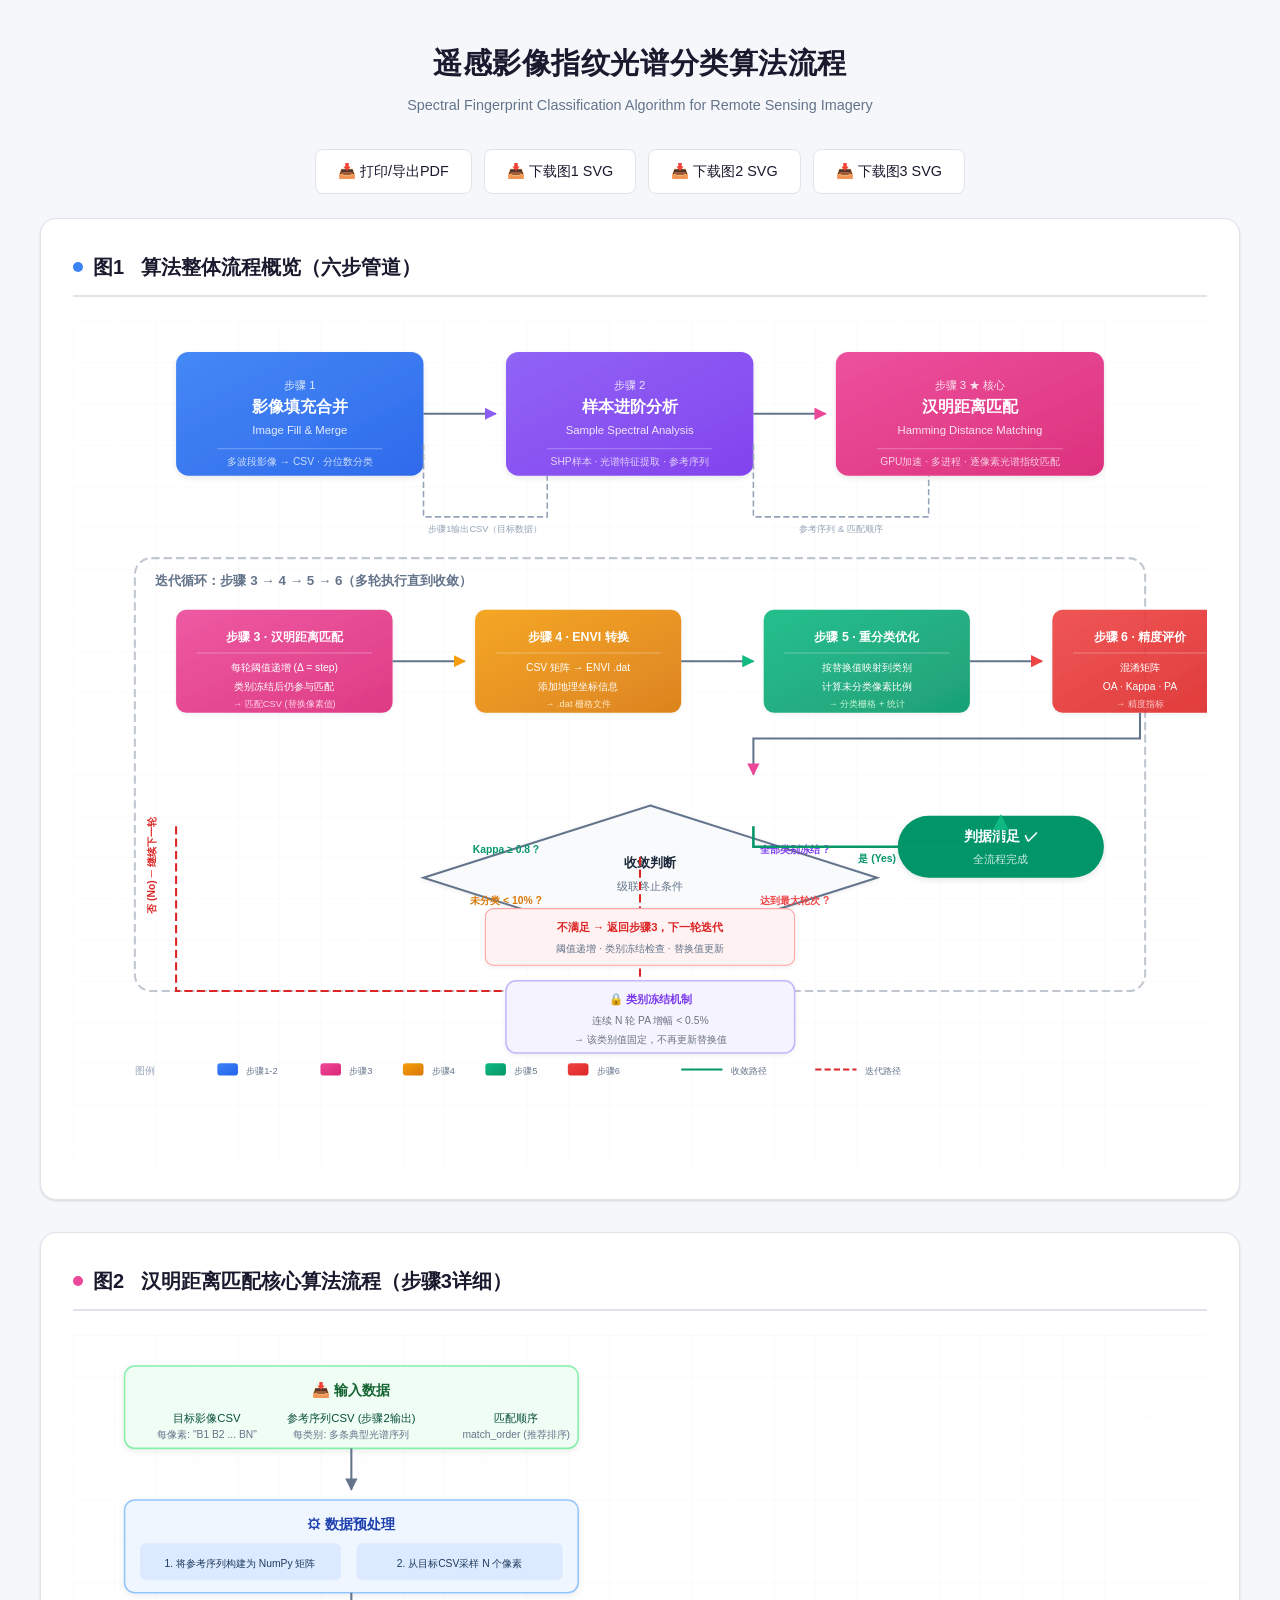
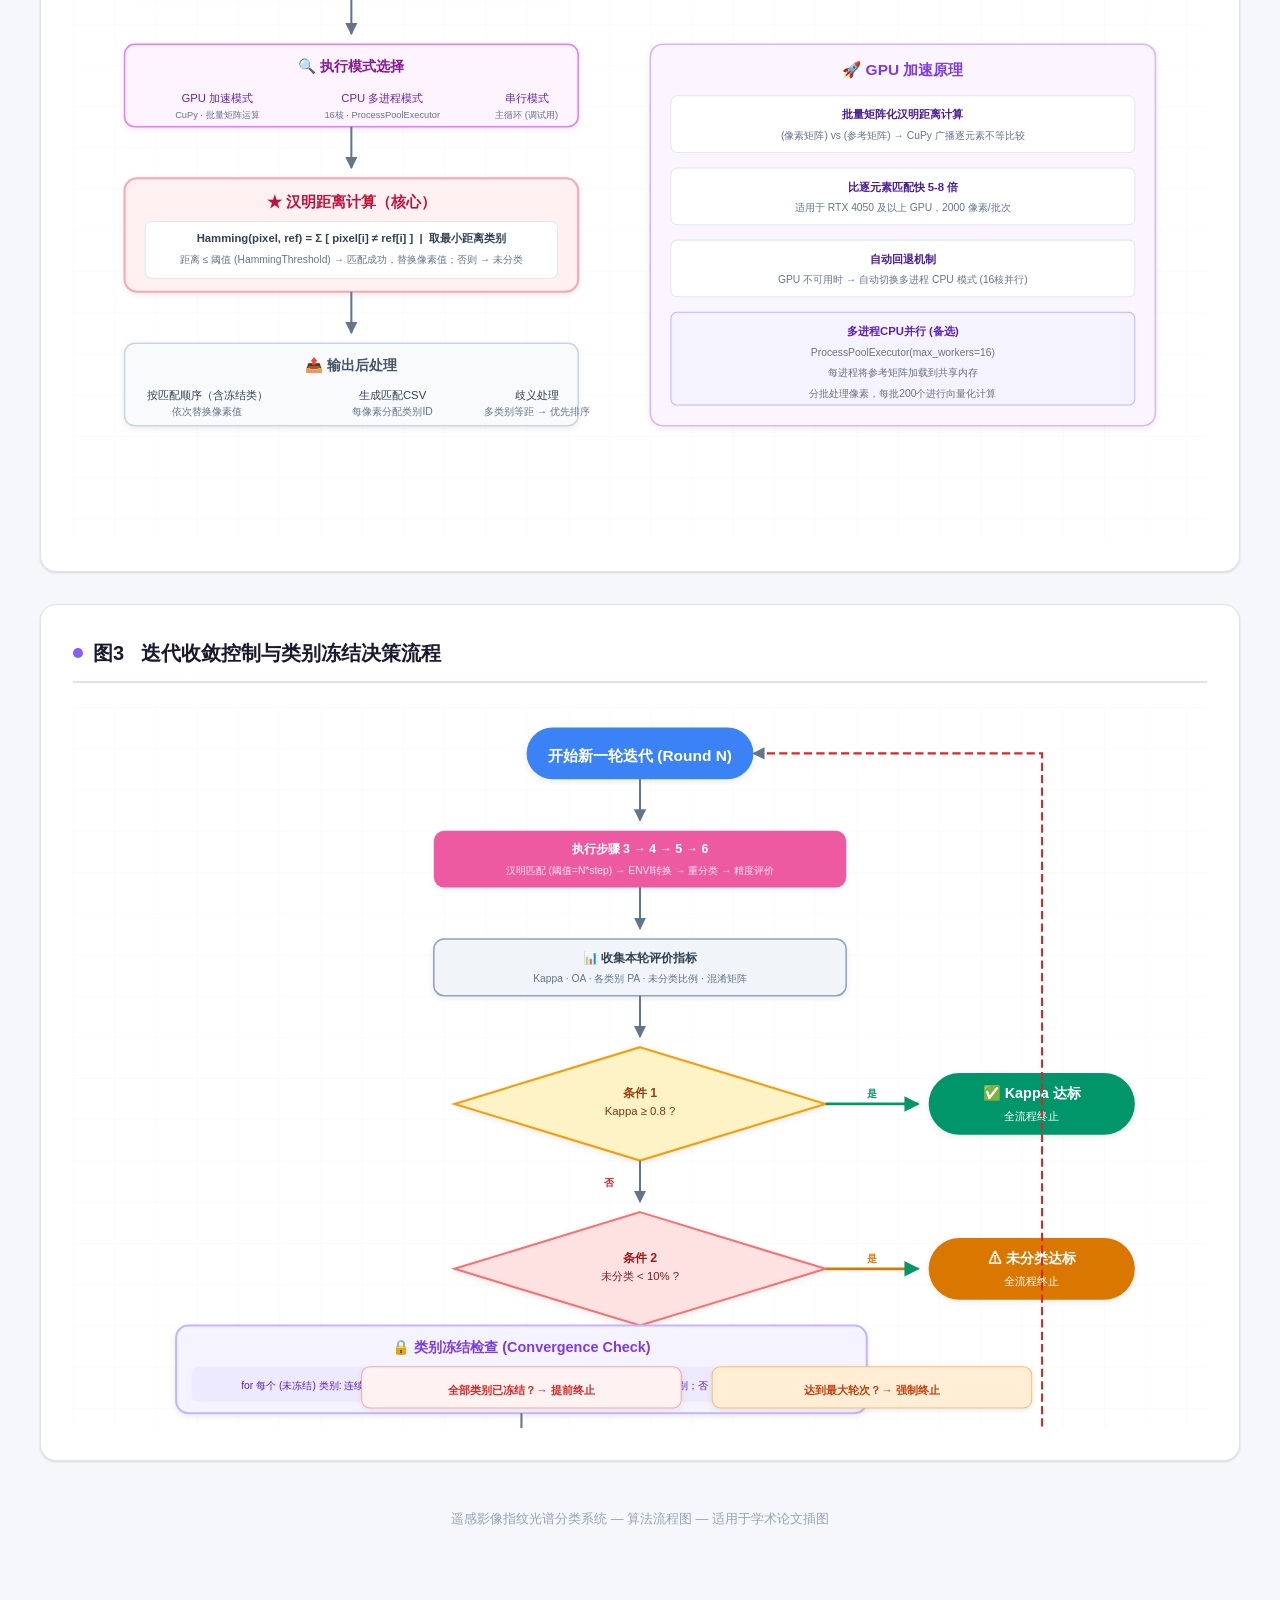
<file: algorithm_flowchart.html>
<!DOCTYPE html>
<html lang="zh-CN">
<head>
<meta charset="UTF-8">
<meta name="viewport" content="width=device-width, initial-scale=1.0">
<title>遥感影像指纹光谱分类算法流程图</title>
<style>
  :root {
    --bg: #ffffff;
    --card-bg: #fafbfc;
    --text: #1a1a2e;
    --border: #e0e4ea;
    --accent: #2563eb;
    --accent2: #7c3aed;
    --accent3: #059669;
    --warning: #d97706;
    --danger: #dc2626;
    --step1: #3b82f6;
    --step2: #8b5cf6;
    --step3: #ec4899;
    --step4: #f59e0b;
    --step5: #10b981;
    --step6: #ef4444;
    --shadow: 0 1px 3px rgba(0,0,0,0.08), 0 1px 2px rgba(0,0,0,0.06);
  }
  * { margin: 0; padding: 0; box-sizing: border-box; }
  body {
    font-family: "Segoe UI", "PingFang SC", "Microsoft YaHei", sans-serif;
    background: #f5f7fa;
    color: var(--text);
    line-height: 1.6;
    padding: 40px 20px;
  }
  .container { max-width: 1200px; margin: 0 auto; }

  h1 {
    text-align: center;
    font-size: 1.8rem;
    font-weight: 700;
    color: var(--text);
    margin-bottom: 8px;
    letter-spacing: 0.02em;
  }
  .subtitle {
    text-align: center;
    color: #64748b;
    font-size: 0.9rem;
    margin-bottom: 32px;
  }

  .section {
    background: var(--bg);
    border-radius: 16px;
    box-shadow: var(--shadow);
    padding: 32px;
    margin-bottom: 32px;
    border: 1px solid var(--border);
  }
  .section h2 {
    font-size: 1.25rem;
    font-weight: 600;
    color: var(--text);
    margin-bottom: 24px;
    padding-bottom: 12px;
    border-bottom: 2px solid var(--border);
    display: flex;
    align-items: center;
    gap: 10px;
  }
  .section h2 .dot {
    width: 10px; height: 10px;
    border-radius: 50%;
    display: inline-block;
  }
  .dot.blue { background: var(--step1); }
  .dot.purple { background: var(--step2); }
  .dot.pink { background: var(--step3); }

  svg { width: 100%; height: auto; display: block; }

  .legend {
    display: flex;
    flex-wrap: wrap;
    gap: 16px;
    margin-top: 16px;
    padding-top: 16px;
    border-top: 1px solid var(--border);
  }
  .legend-item {
    display: flex;
    align-items: center;
    gap: 6px;
    font-size: 0.8rem;
    color: #64748b;
  }
  .legend-swatch {
    width: 14px; height: 14px;
    border-radius: 3px;
    flex-shrink: 0;
  }

  .btn-bar {
    text-align: center;
    margin-bottom: 24px;
    display: flex;
    gap: 12px;
    justify-content: center;
    flex-wrap: wrap;
  }
  .btn-bar button, .btn-bar a {
    display: inline-flex;
    align-items: center;
    gap: 6px;
    padding: 10px 22px;
    border-radius: 8px;
    border: 1px solid var(--border);
    background: var(--bg);
    color: var(--text);
    font-size: 0.9rem;
    cursor: pointer;
    text-decoration: none;
    transition: all 0.2s;
    font-weight: 500;
  }
  .btn-bar button:hover, .btn-bar a:hover {
    background: #f0f4ff;
    border-color: var(--accent);
    color: var(--accent);
  }
  @media print {
    body { background: #fff; padding: 10px; }
    .section { box-shadow: none; break-inside: avoid; }
    .btn-bar { display: none; }
  }
</style>
</head>
<body>

<div class="container">

  <h1>遥感影像指纹光谱分类算法流程</h1>
  <p class="subtitle">Spectral Fingerprint Classification Algorithm for Remote Sensing Imagery</p>

  <div class="btn-bar">
    <button onclick="window.print()">&#x1F4E5; 打印/导出PDF</button>
    <a href="#" onclick="downloadSVG('chart1');return false;">&#x1F4E5; 下载图1 SVG</a>
    <a href="#" onclick="downloadSVG('chart2');return false;">&#x1F4E5; 下载图2 SVG</a>
    <a href="#" onclick="downloadSVG('chart3');return false;">&#x1F4E5; 下载图3 SVG</a>
  </div>

  <!-- ============ 图1：整体流程概览 ============ -->
  <div class="section" id="chart1-section">
    <h2><span class="dot blue"></span>图1 &nbsp; 算法整体流程概览（六步管道）</h2>

    <svg id="chart1" viewBox="0 0 1100 820" xmlns="http://www.w3.org/2000/svg">
      <defs>
        <filter id="shadow1"><feDropShadow dx="0" dy="2" stdDeviation="3" flood-color="#000" flood-opacity="0.1"/></filter>
        <filter id="shadow2"><feDropShadow dx="0" dy="1" stdDeviation="2" flood-color="#000" flood-opacity="0.08"/></filter>
        <marker id="arrowBlue" viewBox="0 0 10 10" refX="9" refY="5" markerWidth="6" markerHeight="6" orient="auto">
          <path d="M0,0 L10,5 L0,10 Z" fill="#3b82f6"/>
        </marker>
        <marker id="arrowPurple" viewBox="0 0 10 10" refX="9" refY="5" markerWidth="6" markerHeight="6" orient="auto">
          <path d="M0,0 L10,5 L0,10 Z" fill="#8b5cf6"/>
        </marker>
        <marker id="arrowPink" viewBox="0 0 10 10" refX="9" refY="5" markerWidth="6" markerHeight="6" orient="auto">
          <path d="M0,0 L10,5 L0,10 Z" fill="#ec4899"/>
        </marker>
        <marker id="arrowAmber" viewBox="0 0 10 10" refX="9" refY="5" markerWidth="6" markerHeight="6" orient="auto">
          <path d="M0,0 L10,5 L0,10 Z" fill="#f59e0b"/>
        </marker>
        <marker id="arrowGreen" viewBox="0 0 10 10" refX="9" refY="5" markerWidth="6" markerHeight="6" orient="auto">
          <path d="M0,0 L10,5 L0,10 Z" fill="#10b981"/>
        </marker>
        <marker id="arrowRed" viewBox="0 0 10 10" refX="9" refY="5" markerWidth="6" markerHeight="6" orient="auto">
          <path d="M0,0 L10,5 L0,10 Z" fill="#ef4444"/>
        </marker>
        <linearGradient id="grad1" x1="0" y1="0" x2="1" y2="1">
          <stop offset="0%" stop-color="#3b82f6"/><stop offset="100%" stop-color="#2563eb"/>
        </linearGradient>
        <linearGradient id="grad2" x1="0" y1="0" x2="1" y2="1">
          <stop offset="0%" stop-color="#8b5cf6"/><stop offset="100%" stop-color="#7c3aed"/>
        </linearGradient>
        <linearGradient id="grad3" x1="0" y1="0" x2="1" y2="1">
          <stop offset="0%" stop-color="#ec4899"/><stop offset="100%" stop-color="#db2777"/>
        </linearGradient>
        <linearGradient id="grad4" x1="0" y1="0" x2="1" y2="1">
          <stop offset="0%" stop-color="#f59e0b"/><stop offset="100%" stop-color="#d97706"/>
        </linearGradient>
        <linearGradient id="grad5" x1="0" y1="0" x2="1" y2="1">
          <stop offset="0%" stop-color="#10b981"/><stop offset="100%" stop-color="#059669"/>
        </linearGradient>
        <linearGradient id="grad6" x1="0" y1="0" x2="1" y2="1">
          <stop offset="0%" stop-color="#ef4444"/><stop offset="100%" stop-color="#dc2626"/>
        </linearGradient>
      </defs>

      <!-- 背景网格 -->
      <pattern id="grid" width="40" height="40" patternUnits="userSpaceOnUse">
        <path d="M 40 0 L 0 0 0 40" fill="none" stroke="#f0f1f5" stroke-width="0.5"/>
      </pattern>
      <rect x="0" y="0" width="1100" height="820" fill="url(#grid)"/>

      <!-- ===== 步骤1：影像填充合并 ===== -->
      <g transform="translate(100, 30)">
        <rect x="0" y="0" width="240" height="120" rx="12" fill="url(#grad1)" filter="url(#shadow1)" opacity="0.95"/>
        <text x="120" y="36" text-anchor="middle" fill="#fff" font-size="11" font-weight="500" opacity="0.85">步骤 1</text>
        <text x="120" y="58" text-anchor="middle" fill="#fff" font-size="16" font-weight="700">影像填充合并</text>
        <text x="120" y="80" text-anchor="middle" fill="#fff" font-size="11" opacity="0.85">Image Fill &amp; Merge</text>
        <line x1="40" y1="94" x2="200" y2="94" stroke="#fff" stroke-opacity="0.3" stroke-width="1"/>
        <text x="120" y="110" text-anchor="middle" fill="#fff" font-size="10" opacity="0.75">多波段影像 → CSV · 分位数分类</text>
      </g>

      <!-- 箭头 1→2 -->
      <line x1="340" y1="90" x2="410" y2="90" stroke="#64748b" stroke-width="2" marker-end="url(#arrowPurple)"/>

      <!-- ===== 步骤2：样本进阶分析 ===== -->
      <g transform="translate(420, 30)">
        <rect x="0" y="0" width="240" height="120" rx="12" fill="url(#grad2)" filter="url(#shadow1)" opacity="0.95"/>
        <text x="120" y="36" text-anchor="middle" fill="#fff" font-size="11" font-weight="500" opacity="0.85">步骤 2</text>
        <text x="120" y="58" text-anchor="middle" fill="#fff" font-size="16" font-weight="700">样本进阶分析</text>
        <text x="120" y="80" text-anchor="middle" fill="#fff" font-size="11" opacity="0.85">Sample Spectral Analysis</text>
        <line x1="40" y1="94" x2="200" y2="94" stroke="#fff" stroke-opacity="0.3" stroke-width="1"/>
        <text x="120" y="110" text-anchor="middle" fill="#fff" font-size="10" opacity="0.75">SHP样本 · 光谱特征提取 · 参考序列</text>
      </g>

      <!-- 箭头 2→3 -->
      <line x1="660" y1="90" x2="730" y2="90" stroke="#64748b" stroke-width="2" marker-end="url(#arrowPink)"/>

      <!-- ===== 步骤3：汉明距离匹配 ===== -->
      <g transform="translate(740, 30)">
        <rect x="0" y="0" width="260" height="120" rx="12" fill="url(#grad3)" filter="url(#shadow1)" opacity="0.95"/>
        <text x="130" y="36" text-anchor="middle" fill="#fff" font-size="11" font-weight="500" opacity="0.85">步骤 3 ★ 核心</text>
        <text x="130" y="58" text-anchor="middle" fill="#fff" font-size="16" font-weight="700">汉明距离匹配</text>
        <text x="130" y="80" text-anchor="middle" fill="#fff" font-size="11" opacity="0.85">Hamming Distance Matching</text>
        <line x1="40" y1="94" x2="220" y2="94" stroke="#fff" stroke-opacity="0.3" stroke-width="1"/>
        <text x="130" y="110" text-anchor="middle" fill="#fff" font-size="10" opacity="0.75">GPU加速 · 多进程 · 逐像素光谱指纹匹配</text>
      </g>

      <!-- 箭头 1→3 (数据传递标注) -->
      <path d="M340,120 L340,190 L460,190 L460,150" fill="none" stroke="#94a3b8" stroke-width="1.5" stroke-dasharray="6,3"/>
      <text x="400" y="205" text-anchor="middle" fill="#94a3b8" font-size="9">步骤1输出CSV（目标数据）</text>

      <!-- 箭头 2→3 (数据传递标注) -->
      <path d="M660,120 L660,190 L830,190 L830,150" fill="none" stroke="#94a3b8" stroke-width="1.5" stroke-dasharray="6,3"/>
      <text x="745" y="205" text-anchor="middle" fill="#94a3b8" font-size="9">参考序列 &amp; 匹配顺序</text>

      <!-- ===== 迭代循环框 ===== -->
      <rect x="60" y="230" width="980" height="420" rx="16" fill="none" stroke="#64748b" stroke-width="2" stroke-dasharray="8,4" opacity="0.4"/>
      <text x="80" y="256" fill="#64748b" font-size="13" font-weight="600">迭代循环：步骤 3 → 4 → 5 → 6（多轮执行直到收敛）</text>

      <!-- 第2行：步骤 3→4→5→6 -->
      <g transform="translate(100, 280)">
        <!-- S3 -->
        <rect x="0" y="0" width="210" height="100" rx="10" fill="url(#grad3)" filter="url(#shadow2)" opacity="0.9"/>
        <text x="105" y="30" text-anchor="middle" fill="#fff" font-size="12" font-weight="600">步骤 3 · 汉明距离匹配</text>
        <line x1="20" y1="42" x2="190" y2="42" stroke="#fff" stroke-opacity="0.3"/>
        <text x="105" y="60" text-anchor="middle" fill="#fff" font-size="10">每轮阈值递增 (Δ = step)</text>
        <text x="105" y="78" text-anchor="middle" fill="#fff" font-size="10">类别冻结后仍参与匹配</text>
        <text x="105" y="94" text-anchor="middle" fill="#ffd1e8" font-size="9">→ 匹配CSV (替换像素值)</text>
      </g>

      <!-- 箭头 S3→S4 -->
      <line x1="310" y1="330" x2="380" y2="330" stroke="#64748b" stroke-width="2" marker-end="url(#arrowAmber)"/>

      <g transform="translate(390, 280)">
        <rect x="0" y="0" width="200" height="100" rx="10" fill="url(#grad4)" filter="url(#shadow2)" opacity="0.9"/>
        <text x="100" y="30" text-anchor="middle" fill="#fff" font-size="12" font-weight="600">步骤 4 · ENVI 转换</text>
        <line x1="20" y1="42" x2="180" y2="42" stroke="#fff" stroke-opacity="0.3"/>
        <text x="100" y="60" text-anchor="middle" fill="#fff" font-size="10">CSV 矩阵 → ENVI .dat</text>
        <text x="100" y="78" text-anchor="middle" fill="#fff" font-size="10">添加地理坐标信息</text>
        <text x="100" y="94" text-anchor="middle" fill="#ffeac2" font-size="9">→ .dat 栅格文件</text>
      </g>

      <!-- 箭头 S4→S5 -->
      <line x1="590" y1="330" x2="660" y2="330" stroke="#64748b" stroke-width="2" marker-end="url(#arrowGreen)"/>

      <g transform="translate(670, 280)">
        <rect x="0" y="0" width="200" height="100" rx="10" fill="url(#grad5)" filter="url(#shadow2)" opacity="0.9"/>
        <text x="100" y="30" text-anchor="middle" fill="#fff" font-size="12" font-weight="600">步骤 5 · 重分类优化</text>
        <line x1="20" y1="42" x2="180" y2="42" stroke="#fff" stroke-opacity="0.3"/>
        <text x="100" y="60" text-anchor="middle" fill="#fff" font-size="10">按替换值映射到类别</text>
        <text x="100" y="78" text-anchor="middle" fill="#fff" font-size="10">计算未分类像素比例</text>
        <text x="100" y="94" text-anchor="middle" fill="#c6f6d5" font-size="9">→ 分类栅格 + 统计</text>
      </g>

      <!-- 箭头 S5→S6 -->
      <line x1="870" y1="330" x2="940" y2="330" stroke="#64748b" stroke-width="2" marker-end="url(#arrowRed)"/>

      <g transform="translate(950, 280)">
        <rect x="0" y="0" width="170" height="100" rx="10" fill="url(#grad6)" filter="url(#shadow2)" opacity="0.9"/>
        <text x="85" y="30" text-anchor="middle" fill="#fff" font-size="12" font-weight="600">步骤 6 · 精度评价</text>
        <line x1="20" y1="42" x2="150" y2="42" stroke="#fff" stroke-opacity="0.3"/>
        <text x="85" y="60" text-anchor="middle" fill="#fff" font-size="10">混淆矩阵</text>
        <text x="85" y="78" text-anchor="middle" fill="#fff" font-size="10">OA · Kappa · PA</text>
        <text x="85" y="94" text-anchor="middle" fill="#fecaca" font-size="9">→ 精度指标</text>
      </g>

      <!-- 收敛判断菱形 -->
      <g transform="translate(340, 420)">
        <polygon points="220,50 440,120 220,190 0,120" fill="#f8fafc" stroke="#64748b" stroke-width="2" filter="url(#shadow2)"/>
        <text x="220" y="110" text-anchor="middle" fill="#1e293b" font-size="13" font-weight="600">收敛判断</text>
        <text x="220" y="132" text-anchor="middle" fill="#64748b" font-size="11">级联终止条件</text>

        <!-- 条件标注 -->
        <text x="80" y="96" text-anchor="middle" fill="#059669" font-size="10" font-weight="600">Kappa ≥ 0.8 ?</text>
        <text x="80" y="146" text-anchor="middle" fill="#d97706" font-size="10" font-weight="600">未分类 &lt; 10% ?</text>
        <text x="360" y="96" text-anchor="middle" fill="#7c3aed" font-size="10" font-weight="600">全部类别冻结 ?</text>
        <text x="360" y="146" text-anchor="middle" fill="#ef4444" font-size="10" font-weight="600">达到最大轮次 ?</text>
      </g>

      <!-- 箭头 S6→收敛判断 -->
      <path d="M1035,380 L1035,405 L660,405 L660,440" fill="none" stroke="#64748b" stroke-width="2" marker-end="url(#arrowPink)"/>

      <!-- Yes → 完成 -->
      <g transform="translate(800, 480)">
        <rect x="0" y="0" width="200" height="60" rx="30" fill="#059669" filter="url(#shadow1)"/>
        <text x="100" y="24" text-anchor="middle" fill="#fff" font-size="14" font-weight="700">判据满足 ✓</text>
        <text x="100" y="46" text-anchor="middle" fill="#fff" font-size="11" opacity="0.8">全流程完成</text>
      </g>

      <!-- Yes → 完成 的连线 -->
      <path d="M660,490 L660,510 L900,510 L900,480" fill="none" stroke="#059669" stroke-width="2.5" marker-end="url(#arrowGreen)"/>
      <text x="780" y="525" text-anchor="middle" fill="#059669" font-size="10" font-weight="600">是 (Yes)</text>

      <!-- No → 返回迭代 -->
      <path d="M100,490 L100,650 L550,650 L550,520" fill="none" stroke="#dc2626" stroke-width="2" stroke-dasharray="8,4"/>
      <text x="80" y="575" fill="#dc2626" font-size="10" font-weight="600" transform="rotate(-90, 80, 575)">否 (No) ─ 继续下一轮</text>

      <!-- 返回标注 -->
      <g transform="translate(400, 570)">
        <rect x="0" y="0" width="300" height="55" rx="8" fill="#fef2f2" stroke="#fca5a5" stroke-width="1" filter="url(#shadow2)"/>
        <text x="150" y="22" text-anchor="middle" fill="#dc2626" font-size="11" font-weight="600">不满足 → 返回步骤3，下一轮迭代</text>
        <text x="150" y="42" text-anchor="middle" fill="#64748b" font-size="10">阈值递增 · 类别冻结检查 · 替换值更新</text>
      </g>

      <!-- 类别冻结标注框 -->
      <g transform="translate(420, 640)">
        <rect x="0" y="0" width="280" height="70" rx="10" fill="#f5f3ff" stroke="#c4b5fd" stroke-width="1.5" filter="url(#shadow2)"/>
        <text x="140" y="22" text-anchor="middle" fill="#7c3aed" font-size="11" font-weight="600">&#x1F512; 类别冻结机制</text>
        <text x="140" y="42" text-anchor="middle" fill="#6b7280" font-size="10">连续 N 轮 PA 增幅 &lt; 0.5%</text>
        <text x="140" y="60" text-anchor="middle" fill="#6b7280" font-size="10">→ 该类别值固定，不再更新替换值</text>
      </g>

      <!-- 图例 -->
      <g transform="translate(60, 730)">
        <text x="0" y="0" fill="#94a3b8" font-size="10" font-weight="500">图例</text>
        <rect x="80" y="-10" width="20" height="12" rx="3" fill="url(#grad1)"/>
        <text x="108" y="0" fill="#64748b" font-size="9">步骤1-2</text>
        <rect x="180" y="-10" width="20" height="12" rx="3" fill="url(#grad3)"/>
        <text x="208" y="0" fill="#64748b" font-size="9">步骤3</text>
        <rect x="260" y="-10" width="20" height="12" rx="3" fill="url(#grad4)"/>
        <text x="288" y="0" fill="#64748b" font-size="9">步骤4</text>
        <rect x="340" y="-10" width="20" height="12" rx="3" fill="url(#grad5)"/>
        <text x="368" y="0" fill="#64748b" font-size="9">步骤5</text>
        <rect x="420" y="-10" width="20" height="12" rx="3" fill="url(#grad6)"/>
        <text x="448" y="0" fill="#64748b" font-size="9">步骤6</text>
        <line x1="530" y1="-4" x2="570" y2="-4" stroke="#059669" stroke-width="2"/>
        <text x="578" y="0" fill="#64748b" font-size="9">收敛路径</text>
        <line x1="660" y1="-4" x2="700" y2="-4" stroke="#dc2626" stroke-width="2" stroke-dasharray="6,3"/>
        <text x="708" y="0" fill="#64748b" font-size="9">迭代路径</text>
      </g>
    </svg>
  </div>

  <!-- ============ 图2：汉明距离匹配核心算法 ============ -->
  <div class="section" id="chart2-section">
    <h2><span class="dot pink"></span>图2 &nbsp; 汉明距离匹配核心算法流程（步骤3详细）</h2>

    <svg id="chart2" viewBox="0 0 1100 780" xmlns="http://www.w3.org/2000/svg">
      <defs>
        <filter id="s2"><feDropShadow dx="0" dy="2" stdDeviation="3" flood-color="#000" flood-opacity="0.08"/></filter>
        <marker id="a2" viewBox="0 0 10 10" refX="9" refY="5" markerWidth="6" markerHeight="6" orient="auto">
          <path d="M0,0 L10,5 L0,10 Z" fill="#64748b"/>
        </marker>
        <marker id="a2g" viewBox="0 0 10 10" refX="9" refY="5" markerWidth="6" markerHeight="6" orient="auto">
          <path d="M0,0 L10,5 L0,10 Z" fill="#059669"/>
        </marker>
      </defs>

      <pattern id="grid2" width="40" height="40" patternUnits="userSpaceOnUse">
        <path d="M 40 0 L 0 0 0 40" fill="none" stroke="#f0f1f5" stroke-width="0.5"/>
      </pattern>
      <rect x="0" y="0" width="1100" height="780" fill="url(#grid2)"/>

      <!-- 输入数据 -->
      <g transform="translate(50, 30)">
        <rect x="0" y="0" width="440" height="80" rx="10" fill="#f0fdf4" stroke="#86efac" stroke-width="1.5" filter="url(#s2)"/>
        <text x="220" y="28" text-anchor="middle" fill="#166534" font-size="14" font-weight="700">&#x1F4E5; 输入数据</text>
        <text x="80" y="54" text-anchor="middle" fill="#064e3b" font-size="11">目标影像CSV</text>
        <text x="80" y="70" text-anchor="middle" fill="#64748b" font-size="10">每像素: "B1 B2 ... BN"</text>
        <text x="220" y="54" text-anchor="middle" fill="#064e3b" font-size="11">参考序列CSV (步骤2输出)</text>
        <text x="220" y="70" text-anchor="middle" fill="#64748b" font-size="10">每类别: 多条典型光谱序列</text>
        <text x="380" y="54" text-anchor="middle" fill="#064e3b" font-size="11">匹配顺序</text>
        <text x="380" y="70" text-anchor="middle" fill="#64748b" font-size="10">match_order (推荐排序)</text>
      </g>

      <!-- 箭头 -->
      <line x1="270" y1="110" x2="270" y2="150" stroke="#64748b" stroke-width="2" marker-end="url(#a2)"/>

      <!-- 预处理：参考序列矩阵化 -->
      <g transform="translate(50, 160)">
        <rect x="0" y="0" width="440" height="90" rx="10" fill="#eff6ff" stroke="#93c5fd" stroke-width="1.5" filter="url(#s2)"/>
        <text x="220" y="28" text-anchor="middle" fill="#1e40af" font-size="14" font-weight="700">&#x2699; 数据预处理</text>

        <rect x="15" y="42" width="195" height="36" rx="6" fill="#dbeafe"/>
        <text x="112" y="65" text-anchor="middle" fill="#1e3a5f" font-size="10">1. 将参考序列构建为 NumPy 矩阵</text>

        <rect x="225" y="42" width="200" height="36" rx="6" fill="#dbeafe"/>
        <text x="325" y="65" text-anchor="middle" fill="#1e3a5f" font-size="10">2. 从目标CSV采样 N 个像素</text>
      </g>

      <!-- 箭头 -->
      <line x1="270" y1="250" x2="270" y2="290" stroke="#64748b" stroke-width="2" marker-end="url(#a2)"/>

      <!-- 执行模式选择 -->
      <g transform="translate(50, 300)">
        <rect x="0" y="0" width="440" height="80" rx="10" fill="#fdf4ff" stroke="#e879f9" stroke-width="1.5" filter="url(#s2)"/>
        <text x="220" y="26" text-anchor="middle" fill="#86198f" font-size="14" font-weight="700">&#x1F50D; 执行模式选择</text>
        <text x="90" y="56" text-anchor="middle" fill="#6b21a8" font-size="11">GPU 加速模式</text>
        <text x="90" y="72" text-anchor="middle" fill="#64748b" font-size="9">CuPy · 批量矩阵运算</text>
        <text x="250" y="56" text-anchor="middle" fill="#6b21a8" font-size="11">CPU 多进程模式</text>
        <text x="250" y="72" text-anchor="middle" fill="#64748b" font-size="9">16核 · ProcessPoolExecutor</text>
        <text x="390" y="56" text-anchor="middle" fill="#6b21a8" font-size="11">串行模式</text>
        <text x="390" y="72" text-anchor="middle" fill="#64748b" font-size="9">主循环 (调试用)</text>
      </g>

      <!-- 箭头 -->
      <line x1="270" y1="380" x2="270" y2="420" stroke="#64748b" stroke-width="2" marker-end="url(#a2)"/>

      <!-- 核心计算 -->
      <g transform="translate(50, 430)">
        <rect x="0" y="0" width="440" height="110" rx="12" fill="#fff1f2" stroke="#fda4af" stroke-width="2" filter="url(#s2)"/>
        <text x="220" y="28" text-anchor="middle" fill="#be123c" font-size="15" font-weight="700">&#x2605; 汉明距离计算（核心）</text>

        <rect x="20" y="42" width="400" height="55" rx="6" fill="#fff" stroke="#e2e8f0"/>
        <text x="220" y="62" text-anchor="middle" fill="#334155" font-size="11" font-weight="600">
          Hamming(pixel, ref) = Σ [ pixel[i] ≠ ref[i] ]  &nbsp;|&nbsp;  取最小距离类别
        </text>
        <text x="220" y="82" text-anchor="middle" fill="#64748b" font-size="10">
          距离 ≤ 阈值 (HammingThreshold) → 匹配成功，替换像素值；否则 → 未分类
        </text>
      </g>

      <!-- 箭头 -->
      <line x1="270" y1="540" x2="270" y2="580" stroke="#64748b" stroke-width="2" marker-end="url(#a2)"/>

      <!-- 后处理 -->
      <g transform="translate(50, 590)">
        <rect x="0" y="0" width="440" height="80" rx="10" fill="#f8fafc" stroke="#cbd5e1" stroke-width="1.5" filter="url(#s2)"/>
        <text x="220" y="26" text-anchor="middle" fill="#475569" font-size="14" font-weight="700">&#x1F4E4; 输出后处理</text>
        <text x="80" y="54" text-anchor="middle" fill="#334155" font-size="11">按匹配顺序（含冻结类）</text>
        <text x="80" y="70" text-anchor="middle" fill="#64748b" font-size="10">依次替换像素值</text>
        <text x="260" y="54" text-anchor="middle" fill="#334155" font-size="11">生成匹配CSV</text>
        <text x="260" y="70" text-anchor="middle" fill="#64748b" font-size="10">每像素分配类别ID</text>
        <text x="400" y="54" text-anchor="middle" fill="#334155" font-size="11">歧义处理</text>
        <text x="400" y="70" text-anchor="middle" fill="#64748b" font-size="10">多类别等距 → 优先排序</text>
      </g>

      <!-- 右侧：GPU加速原理注释 -->
      <g transform="translate(560, 300)">
        <rect x="0" y="0" width="490" height="370" rx="12" fill="#faf5ff" stroke="#d8b4fe" stroke-width="1.5" filter="url(#s2)"/>
        <text x="245" y="30" text-anchor="middle" fill="#7c3aed" font-size="15" font-weight="700">&#x1F680; GPU 加速原理</text>

        <rect x="20" y="50" width="450" height="55" rx="6" fill="#fff" stroke="#e2e8f0"/>
        <text x="245" y="72" text-anchor="middle" fill="#4c1d95" font-size="11" font-weight="600">批量矩阵化汉明距离计算</text>
        <text x="245" y="92" text-anchor="middle" fill="#64748b" font-size="10">
          (像素矩阵) vs (参考矩阵) → CuPy 广播逐元素不等比较
        </text>

        <rect x="20" y="120" width="450" height="55" rx="6" fill="#fff" stroke="#e2e8f0"/>
        <text x="245" y="142" text-anchor="middle" fill="#4c1d95" font-size="11" font-weight="600">比逐元素匹配快 5-8 倍</text>
        <text x="245" y="162" text-anchor="middle" fill="#64748b" font-size="10">
          适用于 RTX 4050 及以上 GPU，2000 像素/批次
        </text>

        <rect x="20" y="190" width="450" height="55" rx="6" fill="#fff" stroke="#e2e8f0"/>
        <text x="245" y="212" text-anchor="middle" fill="#4c1d95" font-size="11" font-weight="600">自动回退机制</text>
        <text x="245" y="232" text-anchor="middle" fill="#64748b" font-size="10">
          GPU 不可用时 → 自动切换多进程 CPU 模式 (16核并行)
        </text>

        <rect x="20" y="260" width="450" height="90" rx="6" fill="#f5f3ff" stroke="#c4b5fd"/>
        <text x="245" y="282" text-anchor="middle" fill="#5b21b6" font-size="11" font-weight="600">多进程CPU并行 (备选)</text>
        <text x="245" y="302" text-anchor="middle" fill="#6b7280" font-size="10">ProcessPoolExecutor(max_workers=16)</text>
        <text x="245" y="322" text-anchor="middle" fill="#6b7280" font-size="10">每进程将参考矩阵加载到共享内存</text>
        <text x="245" y="342" text-anchor="middle" fill="#6b7280" font-size="10">分批处理像素，每批200个进行向量化计算</text>
      </g>
    </svg>
  </div>

  <!-- ============ 图3：迭代收敛决策流 ============ -->
  <div class="section" id="chart3-section">
    <h2><span class="dot purple"></span>图3 &nbsp; 迭代收敛控制与类别冻结决策流程</h2>

    <svg id="chart3" viewBox="0 0 1100 700" xmlns="http://www.w3.org/2000/svg">
      <defs>
        <filter id="s3"><feDropShadow dx="0" dy="2" stdDeviation="3" flood-color="#000" flood-opacity="0.08"/></filter>
        <marker id="a3" viewBox="0 0 10 10" refX="9" refY="5" markerWidth="6" markerHeight="6" orient="auto">
          <path d="M0,0 L10,5 L0,10 Z" fill="#64748b"/>
        </marker>
      </defs>

      <pattern id="grid3" width="40" height="40" patternUnits="userSpaceOnUse">
        <path d="M 40 0 L 0 0 0 40" fill="none" stroke="#f0f1f5" stroke-width="0.5"/>
      </pattern>
      <rect x="0" y="0" width="1100" height="700" fill="url(#grid3)"/>

      <!-- 开始 -->
      <g transform="translate(440, 20)">
        <rect x="0" y="0" width="220" height="50" rx="25" fill="#3b82f6" filter="url(#s3)"/>
        <text x="110" y="32" text-anchor="middle" fill="#fff" font-size="15" font-weight="700">开始新一轮迭代 (Round N)</text>
      </g>

      <line x1="550" y1="70" x2="550" y2="110" stroke="#64748b" stroke-width="2" marker-end="url(#a3)"/>

      <!-- 执行步骤3-6 -->
      <g transform="translate(350, 120)">
        <rect x="0" y="0" width="400" height="55" rx="10" fill="#ec4899" filter="url(#s3)" opacity="0.9"/>
        <text x="200" y="22" text-anchor="middle" fill="#fff" font-size="12" font-weight="600">执行步骤 3 → 4 → 5 → 6</text>
        <text x="200" y="42" text-anchor="middle" fill="#fff" font-size="10" opacity="0.85">汉明匹配 (阈值=N*step) → ENVI转换 → 重分类 → 精度评价</text>
      </g>

      <line x1="550" y1="175" x2="550" y2="215" stroke="#64748b" stroke-width="2" marker-end="url(#a3)"/>

      <!-- 结果收集 -->
      <g transform="translate(350, 225)">
        <rect x="0" y="0" width="400" height="55" rx="10" fill="#f1f5f9" stroke="#94a3b8" stroke-width="1.5" filter="url(#s3)"/>
        <text x="200" y="22" text-anchor="middle" fill="#334155" font-size="12" font-weight="600">&#x1F4CA; 收集本轮评价指标</text>
        <text x="200" y="42" text-anchor="middle" fill="#64748b" font-size="10">Kappa · OA · 各类别 PA · 未分类比例 · 混淆矩阵</text>
      </g>

      <!-- 分支 1：Kappa 判断 -->
      <line x1="550" y1="280" x2="550" y2="320" stroke="#64748b" stroke-width="2" marker-end="url(#a3)"/>

      <g transform="translate(370, 330)">
        <polygon points="180,0 360,55 180,110 0,55" fill="#fef3c7" stroke="#f59e0b" stroke-width="2" filter="url(#s3)"/>
        <text x="180" y="48" text-anchor="middle" fill="#92400e" font-size="12" font-weight="600">条件 1</text>
        <text x="180" y="66" text-anchor="middle" fill="#78350f" font-size="11">Kappa ≥ 0.8 ?</text>
      </g>

      <!-- Yes → 终止 -->
      <line x1="730" y1="385" x2="820" y2="385" stroke="#059669" stroke-width="2.5" marker-end="url(#a2g)"/>
      <text x="775" y="378" text-anchor="middle" fill="#059669" font-size="10" font-weight="700">是</text>

      <g transform="translate(830, 355)">
        <rect x="0" y="0" width="200" height="60" rx="30" fill="#059669" filter="url(#s3)"/>
        <text x="100" y="24" text-anchor="middle" fill="#fff" font-size="14" font-weight="700">&#x2705; Kappa 达标</text>
        <text x="100" y="46" text-anchor="middle" fill="#fff" font-size="11">全流程终止</text>
      </g>

      <!-- No → 条件2 -->
      <line x1="550" y1="440" x2="550" y2="480" stroke="#64748b" stroke-width="2" marker-end="url(#a3)"/>
      <text x="520" y="465" text-anchor="middle" fill="#dc2626" font-size="10" font-weight="700">否</text>

      <g transform="translate(370, 490)">
        <polygon points="180,0 360,55 180,110 0,55" fill="#fee2e2" stroke="#f87171" stroke-width="2" filter="url(#s3)"/>
        <text x="180" y="48" text-anchor="middle" fill="#991b1b" font-size="12" font-weight="600">条件 2</text>
        <text x="180" y="66" text-anchor="middle" fill="#7f1d1d" font-size="11">未分类 &lt; 10% ?</text>
      </g>

      <!-- Yes 2 -->
      <line x1="730" y1="545" x2="820" y2="545" stroke="#d97706" stroke-width="2.5" marker-end="url(#a2g)"/>
      <text x="775" y="538" text-anchor="middle" fill="#d97706" font-size="10" font-weight="700">是</text>

      <g transform="translate(830, 515)">
        <rect x="0" y="0" width="200" height="60" rx="30" fill="#d97706" filter="url(#s3)"/>
        <text x="100" y="24" text-anchor="middle" fill="#fff" font-size="14" font-weight="700">&#x26A0; 未分类达标</text>
        <text x="100" y="46" text-anchor="middle" fill="#fff" font-size="11">全流程终止</text>
      </g>

      <!-- No 2 → 类别冻结检查 -->
      <line x1="550" y1="600" x2="550" y2="630" stroke="#64748b" stroke-width="2" marker-end="url(#a3)"/>
      <text x="520" y="620" text-anchor="middle" fill="#dc2626" font-size="10" font-weight="700">否</text>

      <!-- 类别冻结检查 -->
      <g transform="translate(100, 600)">
        <rect x="0" y="0" width="670" height="85" rx="12" fill="#f5f3ff" stroke="#c4b5fd" stroke-width="2" filter="url(#s3)"/>
        <text x="335" y="26" text-anchor="middle" fill="#7c3aed" font-size="14" font-weight="700">&#x1F512; 类别冻结检查 (Convergence Check)</text>

        <rect x="15" y="40" width="310" height="34" rx="6" fill="#ede9fe"/>
        <text x="170" y="62" text-anchor="middle" fill="#5b21b6" font-size="10">for 每个 (未冻结) 类别: 连续N轮 PA增幅 &lt; 0.5% ?</text>

        <rect x="340" y="40" width="315" height="34" rx="6" fill="#ede9fe"/>
        <text x="497" y="62" text-anchor="middle" fill="#5b21b6" font-size="10">是 → 冻结该类别；否 → 保持活跃</text>
      </g>

      <!-- 全部冻结判断 -->
      <line x1="435" y1="685" x2="435" y2="700" stroke="#64748b" stroke-width="2"/>

      <g transform="translate(280, 640)">
        <rect x="0" y="0" width="310" height="40" rx="8" fill="#fef2f2" stroke="#fca5a5" stroke-width="1" filter="url(#s3)"/>
        <text x="155" y="26" text-anchor="middle" fill="#dc2626" font-size="11" font-weight="600">全部类别已冻结？→ 提前终止</text>
      </g>

      <g transform="translate(620, 640)">
        <rect x="0" y="0" width="310" height="40" rx="8" fill="#ffedd5" stroke="#fdba74" stroke-width="1" filter="url(#s3)"/>
        <text x="155" y="26" text-anchor="middle" fill="#c2410c" font-size="11" font-weight="600">达到最大轮次？→ 强制终止</text>
      </g>

      <!-- 回到开头 -->
      <path d="M550,700 L550,720 L940,720 L940,45 L660,45" fill="none" stroke="#dc2626" stroke-width="2" marker-end="url(#a3)" stroke-dasharray="8,4"/>
      <text x="940" y="712" text-anchor="middle" fill="#dc2626" font-size="10" font-weight="600">否则 → 返回新一轮迭代 (阈值递增)</text>
    </svg>
  </div>

  <!-- 页脚 -->
  <div style="text-align:center; color:#94a3b8; font-size:0.8rem; padding: 16px 0 32px;">
    遥感影像指纹光谱分类系统 &mdash; 算法流程图 &mdash; 适用于学术论文插图
  </div>

</div>

<script>
function downloadSVG(svgId) {
  const svg = document.getElementById(svgId);
  const clone = svg.cloneNode(true);
  // 添加 xmlns
  clone.setAttribute('xmlns', 'http://www.w3.org/2000/svg');
  const serializer = new XMLSerializer();
  let source = serializer.serializeToString(clone);
  // 添加 XML 声明
  source = '<?xml version="1.0" encoding="UTF-8"?>\n' + source;
  const blob = new Blob([source], {type: 'image/svg+xml;charset=utf-8'});
  const url = URL.createObjectURL(blob);
  const a = document.createElement('a');
  a.href = url;
  a.download = svgId + '.svg';
  a.click();
  URL.revokeObjectURL(url);
}
</script>

</body>
</html>
</file>
